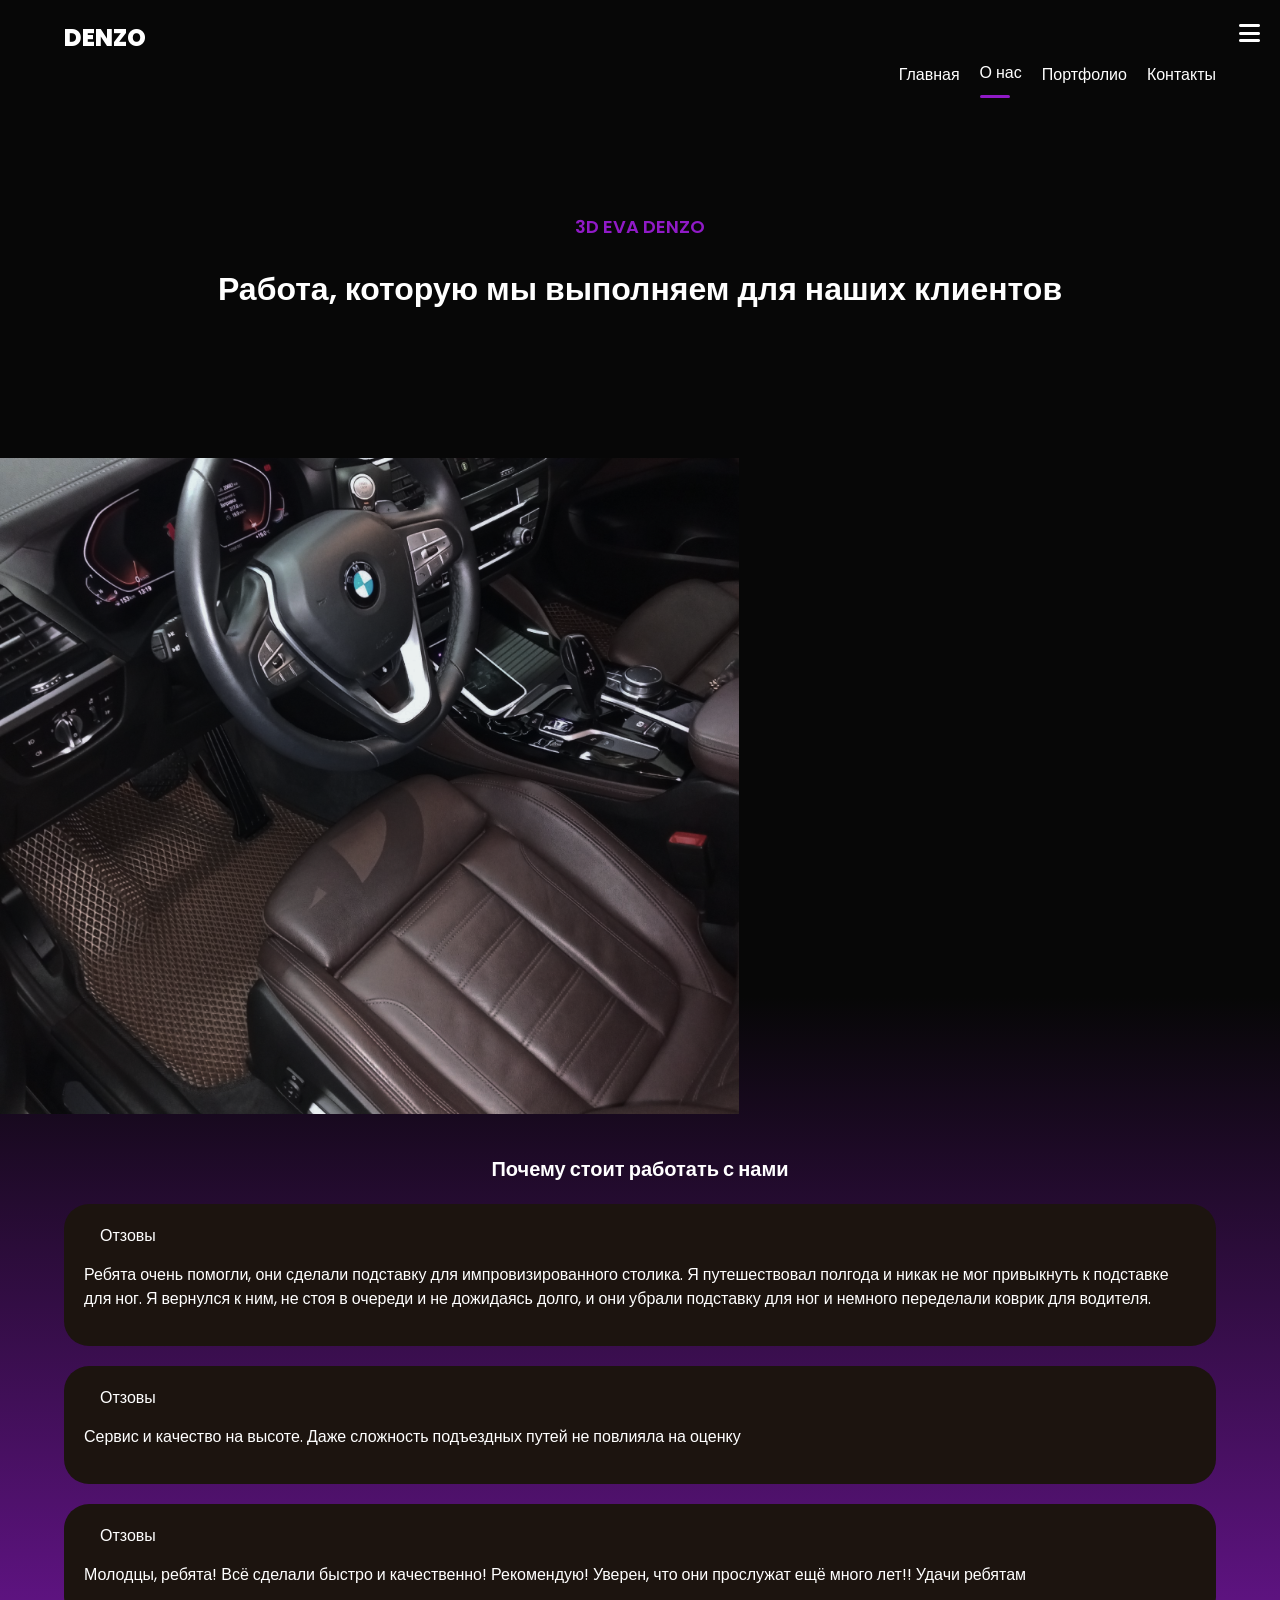
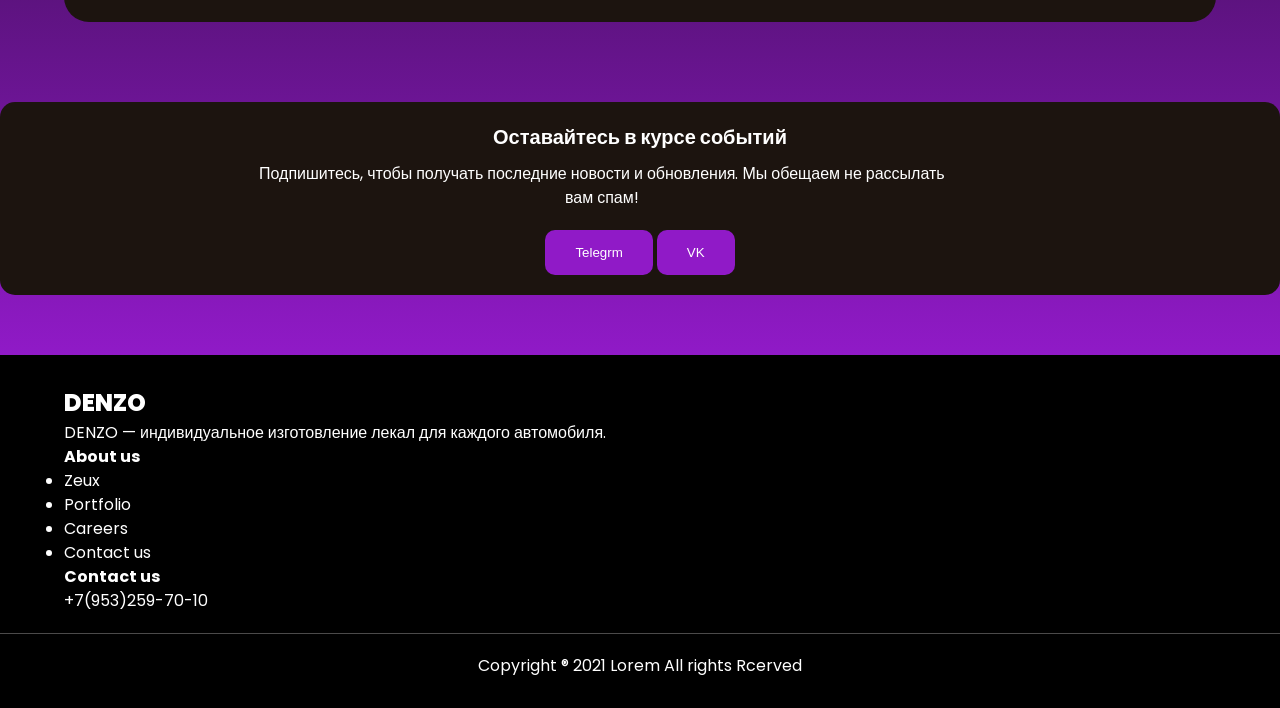
<file: about.html>
<!DOCTYPE html>
<html lang="en">

<head>
    <meta charset="UTF-8">
    <meta name="viewport" content="width=device-width, initial-scale=1.0">
    <title>DENZO</title>
    <link rel="stylesheet" href="main.css">
    <link rel="stylesheet" href="https://cdnjs.cloudflare.com/ajax/libs/font-awesome/6.0.0/css/all.min.css" integrity="sha512-9usAa10IRO0HhonpyAIVpjrylPvoDwiPUiKdWk5t3PyolY1cOd4DSE0Ga+ri4AuTroPR5aQvXU9xC6qOPnzFeg==" crossorigin="anonymous" referrerpolicy="no-referrer" />
</head>
<body>
    <div class="wapper">
        <header>
            <div class="container">
                <a href="#" class="Logo">DENZO</a>
                <nav>
                    <ul>
                       <li><a href="/index.html">Главная</a></li>
                       <li class="active"><a href="/about.html">О нас</a></li>
                       <li><a href="/portfolio.html">Портфолио</a></li>
                       <li><a href="/contact.html">Контакты</a></li>
                    </ul>
                </nav>

                <div class="menu-container">
                    <button class="menu-button">
                        <i class="fas fa-bars"></i> <!-- Иконка меню -->
                    </button>
                    <div class="menu-dropdown">
                        <a href="/index.html">
                            <i class="fas fa-home"></i> Главная
                        </a>
                        <a href="/about.html">
                            <i class="fas fa-info-circle"></i> О нас
                        </a>
                        <a href="/portfolio.html">
                            <i class="fas fa-camera"></i> Портфолио
                        </a>
                        <a href="/contact.html">
                            <i class="fas fa-envelope"></i> Контакты
                        </a>
                    </div>
                </div>

            </div>
        </header>
        <script src="script.js"></script>


        <div class="hero-about conteiner">
            <div class="info">
                <h1>3D EVA DENZO</h1>
                <p>Работа, которую мы выполняем для наших клиентов</p>
            </div>
            <img src="img/Rectangle 7.svg" alt="">
        </div>

        <div class="conteiner work">
            <div class="block">
                <h2>Почему стоит работать с нами</h2>
                <div class="blocks">
                    <div class="block">
                        <span class="badge purple">Отзовы</span>
                        <p>Ребята очень помогли, они сделали подставку для импровизированного столика. Я путешествовал полгода и никак не мог привыкнуть к подставке для ног. Я вернулся к ним, не стоя в очереди и не дожидаясь долго, и они убрали подставку для ног и немного переделали коврик для водителя.</p>
                    </div> 
                     <div class="block">
                        <span class="badge brown">Отзовы</span>
                        <p>Сервис и качество на высоте. Даже сложность подъездных путей не повлияла на оценку</p>
                    </div>  
                    <div class="block">
                        <span class="badge green">Отзовы</span>
                        <p>Молодцы, ребята! Всё сделали быстро и качественно! Рекомендую!
                        Уверен, что они прослужат ещё много лет!!
                        Удачи ребятам</p>
                    </div>
                </div>
            </div>
        </div>

        <div class="conteiner email">
            <div class="block">
                <div>
                    <h4>Оставайтесь в курсе событий</h4>
                    <p>Подпишитесь, чтобы получать последние новости и обновления.
                    Мы обещаем не рассылать вам спам!</p>
                </div>
                <div>
                    <Button class="btn"><a href="https://t.me/DENZO_3D_EVA">Telegrm</a></Button>
                     <Button class="btn"><a href="https://vk.com/3d_eva?from=groups">VK</a></Button>
                </div>
            </div>
        </div>
    </div>

  <footer>
        <div class="block container">
            <div>
                <span class="logo">DENZO</span>
                <p>DENZO — индивидуальное изготовление лекал для каждого автомобиля. </p>
            </div>
            <div>
                <h4>About us</h4>
                <ul>
                    <li>Zeux</li>
                    <li>Portfolio</li>
                    <li>Careers</li>    
                    <li>Contact us</li>
            </div>
            <div>
                <h4>Contact us</h4>
                <p>+7(953)259-70-10</p>
            </div>
        </div>
        <hr>
        <p>Copyright ® 2021 Lorem All rights Rcerved</p>
    </footer>
</body>
</html>
</file>
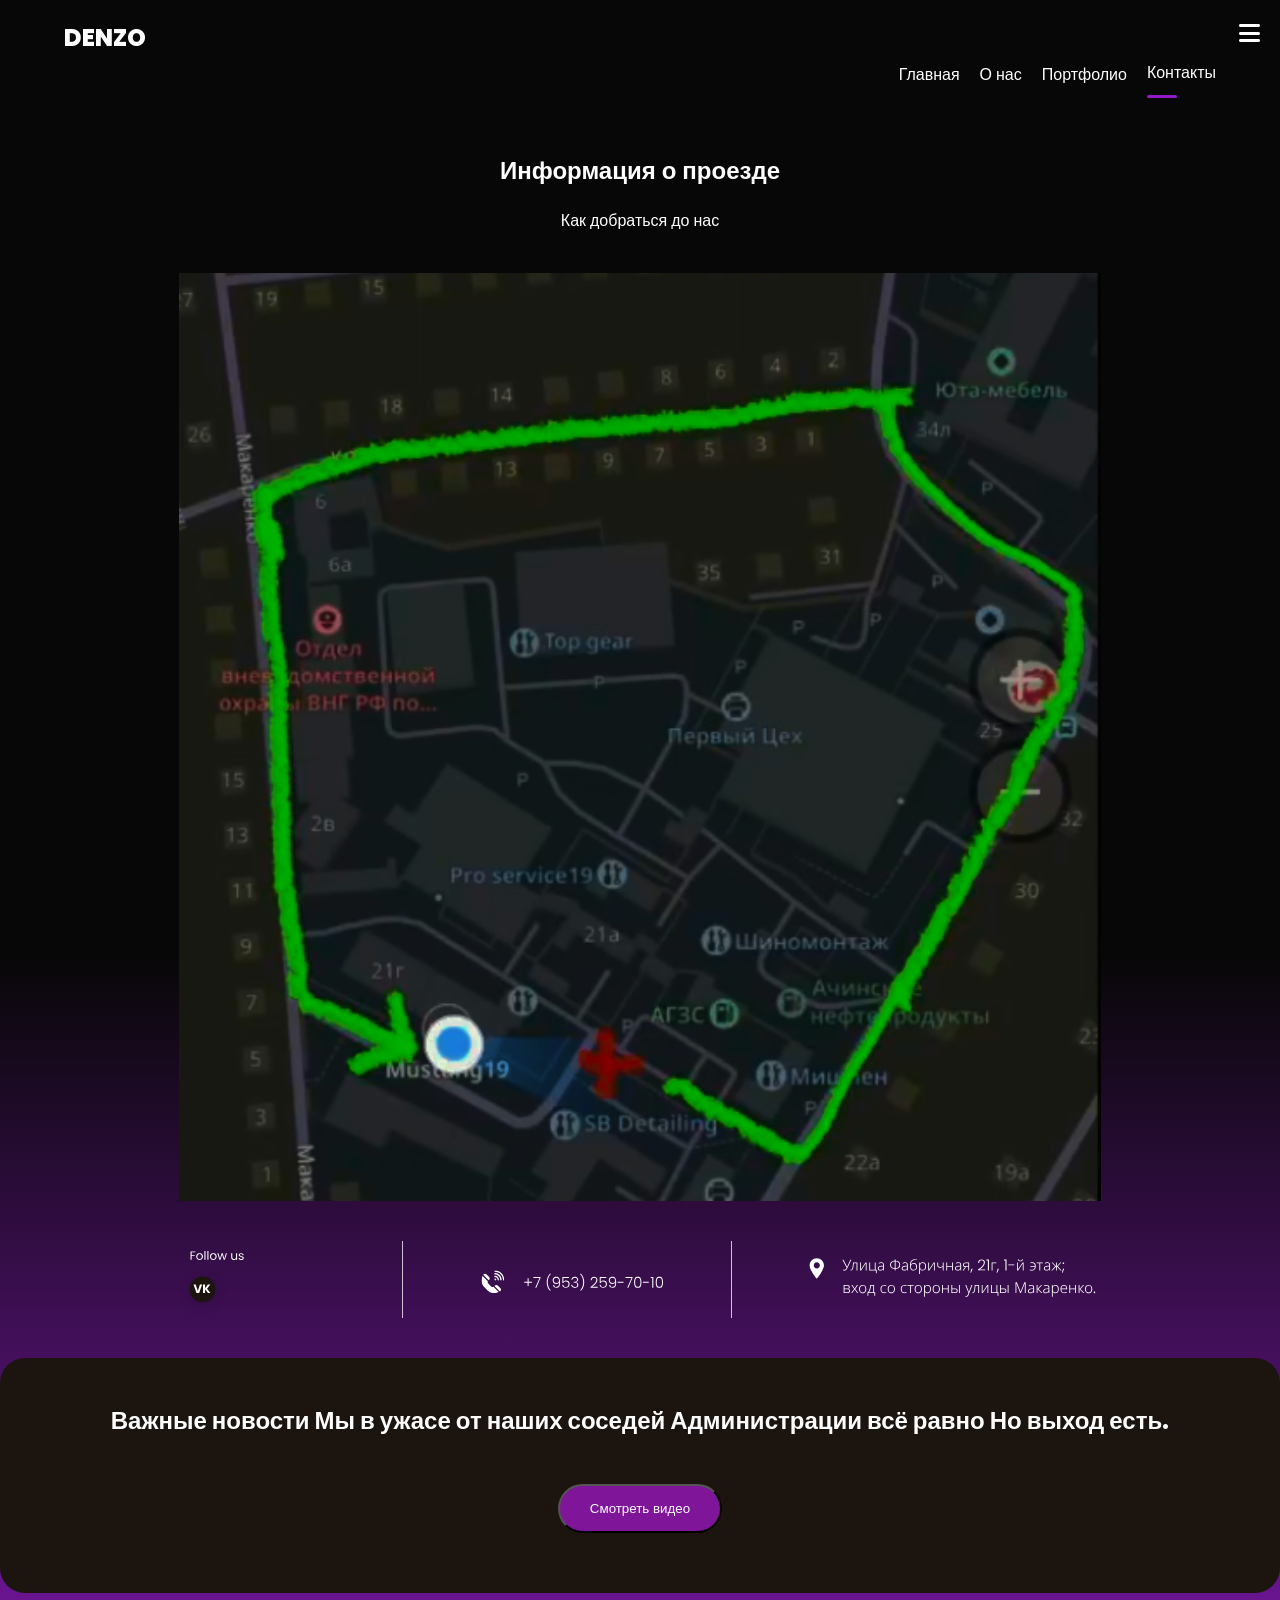
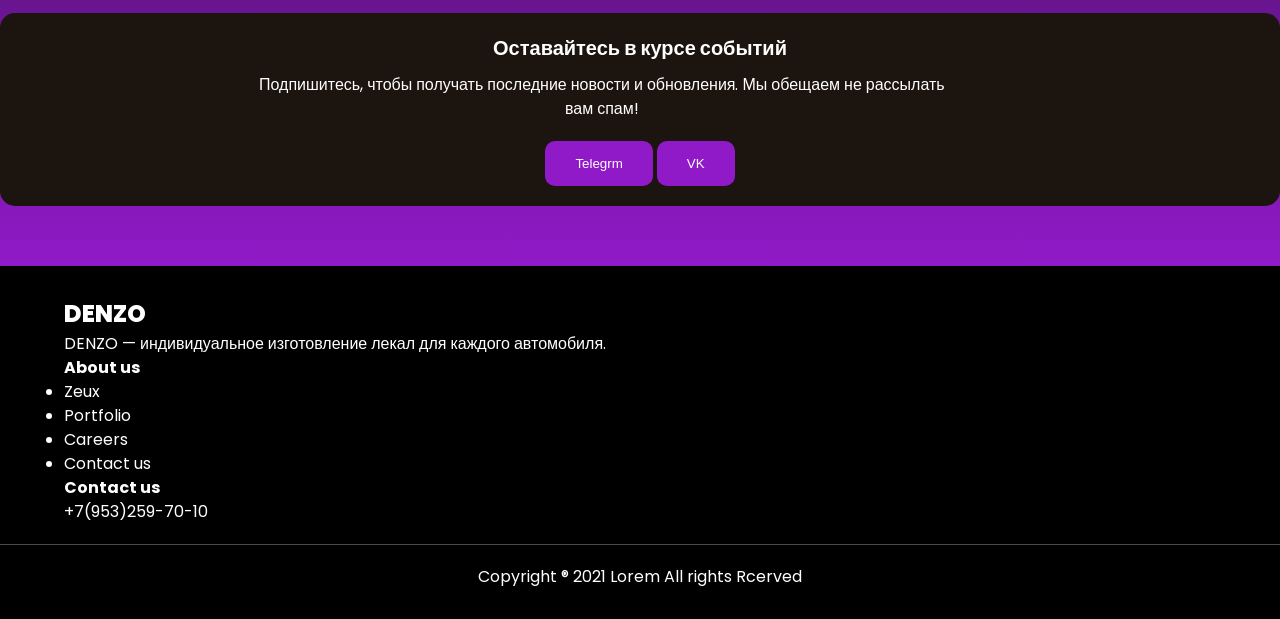
<file: contact.html>
<!DOCTYPE html>
<html lang="en">

<head>
     <meta charset="UTF-8">
    <meta name="viewport" content="width=device-width, initial-scale=1.0">
    <title>DENZO</title>
    <link rel="stylesheet" href="main.css">
    <link rel="stylesheet" href="https://cdnjs.cloudflare.com/ajax/libs/font-awesome/6.0.0/css/all.min.css" integrity="sha512-9usAa10IRO0HhonpyAIVpjrylPvoDwiPUiKdWk5t3PyolY1cOd4DSE0Ga+ri4AuTroPR5aQvXU9xC6qOPnzFeg==" crossorigin="anonymous" referrerpolicy="no-referrer" />
</head>
<body>
    <div class="wapper">
        <header>
            <div class="container">
                <a href="#" class="Logo">DENZO</a>
                <nav>
                    <ul>
                       <li><a href="/index.html">Главная</a></li>
                       <li><a href="/about.html">О нас</a></li>
                       <li><a href="/portfolio.html">Портфолио</a></li>
                       <li class="active"><a href="/contact.html">Контакты</a></li>
                    </ul>
                </nav>

                <div class="menu-container">
                    <button class="menu-button">
                        <i class="fas fa-bars"></i> <!-- Иконка меню -->
                    </button>
                    <div class="menu-dropdown">
                        <a href="/index.html">
                            <i class="fas fa-home"></i> Главная
                        </a>
                        <a href="/about.html">
                            <i class="fas fa-info-circle"></i> О нас
                        </a>
                        <a href="/portfolio.html">
                            <i class="fas fa-camera"></i> Портфолио
                        </a>
                        <a href="/contact.html">
                            <i class="fas fa-envelope"></i> Контакты
                        </a>
                    </div>
                </div>

            </div>
        </header>
        <script src="script.js"></script>


        <div class="contact container">
            <h1>Информация о проезде</h1>
            <p>Как добраться до нас</p>
            <img src="img/Rectangle 277.svg" alt="">
            <div class="img">
                <img src="img/Group 115.svg" alt="">
            </div>
        </div>

        <div class="conteiner videou">
            <h3>Важные новости
            Мы в ужасе от наших соседей
            Администрации всё равно
            Но выход есть.</h3>
            <Button class="btn"><a href="https://vk.com/wall-159672724_2592">Смотреть видео</a></Button>
        </div>

        <div class="conteiner email">
            <div class="block">
                <div>
                    <h4>Оставайтесь в курсе событий</h4>
                    <p>Подпишитесь, чтобы получать последние новости и обновления.
                    Мы обещаем не рассылать вам спам!</p>
                </div>
                <div>
                    <Button class="btn"><a href="https://t.me/DENZO_3D_EVA">Telegrm</a></Button>
                    <Button class="btn"><a href="https://vk.com/3d_eva?from=groups">VK</a></Button>
                </div>
            </div>
        </div>
    </div>

    <footer>
        <div class="block container">
            <div>
                <span class="logo">DENZO</span>
                <p>DENZO — индивидуальное изготовление лекал для каждого автомобиля. </p>
            </div>
            <div>
                <h4>About us</h4>
                <ul>
                    <li>Zeux</li>
                    <li>Portfolio</li>
                    <li>Careers</li>    
                    <li>Contact us</li>
            </div>
            <div>
                <h4>Contact us</h4>
                <p>+7(953)259-70-10</p>
            </div>
        </div>
        <hr>
        <p>Copyright ® 2021 Lorem All rights Rcerved</p>
    </footer>
</body>
</html>
</file>
<file: main.css>
/* Общие стили */
@import url('https://fonts.googleapis.com/css2?family=Poppins:wght@500;700;800&display=swap');

* {
    margin: 0;
    padding: 0;
    box-sizing: border-box; /* Важно для адаптивности */
}

body {
    font-family: "Poppins", sans-serif;
    font-weight: 400;
    color: #fff;
    font-size: 16px;
    line-height: 1.5;
}

a {
    text-decoration: none;
    color: inherit;
}

img {
    max-width: 100%;
    height: auto;
    display: block;
}

.wapper {
    background: linear-gradient(180deg, rgba(7, 7, 7, 1) 51%, rgba(144, 26, 199, 1) 100%);
    width: 100%;
    overflow-x: hidden;
}

.container {
    width: 90%; /* Адаптивный контейнер */
    margin: 0 auto;
    max-width: 1400px; /* Ограничение максимальной ширины */
}

header {
    padding: 20px 0;
    display: flex;
    align-items: center;
    justify-content: space-between;
    position: relative; /*  */
}

header .Logo {
    text-transform: uppercase;
    font-size: 24px;
    font-weight: 800;
}

/* === Меню === */

.menu-container {
    position: absolute;
    top: 20px;
    right: 20px; /* Или left: 20px; для левого угла */
    z-index: 10;
}

.menu-button {
    background: transparent;
    color: white;
    border: none;
    cursor: pointer;
    font-size: 24px;
    padding: 0;
}

.menu-dropdown {
    display: none;
    position: absolute;
    top: 100%;
    right: 0;
    background-color: #333;
    border-radius: 5px;
    box-shadow: 0px 4px 8px rgba(0, 0, 0, 0.2);
    min-width: 200px;
    text-align: left;
    z-index: 10;
}

.menu-dropdown a {
    color: white;
    padding: 10px 15px;
    display: block;
    text-decoration: none;
    transition: background-color 0.3s ease;
    border-bottom: 1px solid #555;
}

.menu-dropdown a:last-child {
    border-bottom: none;
}

.menu-dropdown a:hover {
    background-color: #555;
}

.menu-dropdown a i {
    margin-right: 8px;
    width: 1.2em;
    display: inline-block;
    text-align: center;
}

/* Класс для отображения/скрытия (JS) */
.show {
    display: block !important;
}

/* Адаптация для мобильных устройств (уже должна быть в вашем файле, проверьте и скорректируйте) */
@media (max-width: 768px) {
    .menu-container {
        top: 10px; /* Меньший отступ сверху на мобильных */
        right: 10px; /* Меньший отступ справа на мобильных */
        /* Для левого угла
        left: 10px; !* Меньший отступ слева на мобильных *!*/
    }

    .menu-button {
        font-size: 24px; /* Размер иконки на мобильных */
    }

    .menu-dropdown {
        right: 0; /* Растягиваем на всю ширину экрана */

    }

    .menu-dropdown a {
        padding: 12px;
        text-align: left; /* Выравнивание текста меню по левому краю */
    }
}

/* Шапка */
header {
    padding: 20px 0;
    display: flex;
    align-items: center;
    justify-content: space-between;
}

header .Logo,
footer .block .logo {
    text-transform: uppercase;
    font-size: 24px;
    font-weight: 800;
}

header nav {
    width: auto; /* Убираем фиксированную ширину */
}

header nav ul {
    list-style: none;
    display: flex;
    justify-content: flex-end; /* Выравниваем по правому краю */
    align-items: center;
    z-index: 2;
    position: relative;
}

header nav ul li {
    margin-left: 20px;
}

header nav Li a {
    color: #fff;
    display: block; /* Чтобы ссылки занимали всю область li */
    padding: 5px 0;
}

header nav ul Li.active::after {
    content: '';
    display: block;
    width: 30px;
    height: 3px;
    background: #901AC7;
    border-radius: 10px;
    position: relative;
    top: 5px;
    left: 0;
}

header nav Li:not(.active):not(.btn) a:hover {
    border-bottom: 3px solid #901AC7;
}

header nav ul Li.btn a,
.email .block button {
    background: #901AC7;
    padding: 8px 16px;
    border-radius: 5px;
    transition: all 0.3s ease;
    color: #fff;
    display: inline-block;
}

header nav ul Li.btn a:hover,
.email .block button:hover {
    background: #5A0E7D;
}


/* Hero Section */
.hero {
    padding-bottom: 50px;
    position: relative;
    z-index: 1;
    display: flex;
    flex-direction: column;
    align-items: center;
    text-align: center;
}

.hero--info {
    width: 100%;
    padding-top: 50px;
}

.hero--info h2 {
    color: #901AC7;
    font-size: 18px;
    font-weight: 600;
}

.hero--info h1 {
    font-size: 32px;
    font-weight: 600;
    margin-bottom: 20px;
}

.hero-about .info .btn {
    background: linear-gradient(90deg, rgba(250, 131, 5, 1) 0%, rgba(251, 158, 60, 1) 100%);
    color: #fff;
    border-radius: 50px;
    padding: 12px 24px;
    border: 0;
    transition: all 0.3s ease;
    font-size: 16px;
}

.hero-about .info .btn:hover {
    cursor: pointer;
    transform: scale(1.05);
}

.hero img {
    position: relative;
    top: auto;
    right: auto;
    margin-top: 30px;
}

/* Trending Section */
.trending {
    padding-top: 30px;
}

.trending h3 {
    font-weight: 600;
    font-size: 24px;
    text-align: center;
}

.trending .see-all:hover,
.projects .see-all:hover {
    transform: scale(1.05)
}

.trending .games {
    display: flex;
    flex-wrap: wrap;
    justify-content: center;
    padding: 30px 0;
}

.trending .games > * {
    width: 45%;
    margin: 10px;
}

.trending .games span {
    display: block;
    text-align: center;
    margin-top: 10px;
}

.trending .games span img {
    position: relative;
    top: 3px;
    margin-right: 5px;
}

/* Big Text Section */
.big-text {
    padding: 30px 0;
    font-size: 24px;
    font-weight: 600;
    text-align: center;
    width: 90%;
    margin: 0 auto;
}

/* Banner Section */
.banner {
    padding: 40px 0;
    text-align: center;
}

.banner h3 {
    font-size: 24px;
    font-weight: 600;
    margin-bottom: 20px;
}

.banner p {
    line-height: 1.6;
    margin-bottom: 20px;
    width: 90%;
    margin: 0 auto 20px;
}


/* Projects Section */
.projects {
    padding: 50px 0;
}

.projects h3 {
    font-size: 24px;
    text-align: center;
}

.projects p {
    margin: 15px 0;
    text-align: center;
}

.projects image {
    display: flex;
    flex-wrap: wrap;
    justify-content: space-around;
    margin-bottom: 30px;

}

/* Email Section */
.email {
    padding-bottom: 60px;
}

.email h3 {
    margin-top: 30px;
    font-size: 24px;
    text-align: center;
}

.email .block {
    background: #1C140F;
    margin-top: 20px;
    border-radius: 15px;
    padding: 20px 3%;
    display: flex;
    flex-direction: column;
    align-items: center;
}

.email .block h4 {
    font-size: 20px;
    text-align: center;
    margin-bottom: 10px;
}

.email .block p {
    width: 90%;
    text-align: center;
    margin-bottom: 20px;
}

.email .block input {
    background: #fff;
    outline: none;
    border: 0;
    border-radius: 10px;
    width: 90%;
    font-family: "Poppins", sans-serif;
    font-weight: 400;
    padding: 15px;
    margin-bottom: 10px;
}

.email .block input::placeholder {
    color: #898989;
}

.email .block button {
    cursor: pointer;
    border: 0;
    padding: 15px 30px;
    border-radius: 10px;
    color: #fff;
}

/* About Page */
.hero-about .info {
    position: relative;
    text-align: center;
}

.hero-about .info {
    width: 90%;
    margin: 0 auto;
    padding: 100px 0;
}

.hero-about .info h1 {
    margin-bottom: 10px;
    font-size: 18px;
    font-weight: 600;
    color: #901AC7;
}

.hero-about .info p {
    font-size: 32px;
    font-weight: 600;
    padding: 15px;
}

.hero-about .info .btn {
    margin-top: 20px;
}

.hero-about img {
    position: relative;
    right: auto;
    top: auto;
    margin-top: 30px;
}

/* Work Section */
.work {
    padding: 40px 0;
}

.work h2 {
    font-size: 20px;
    margin-bottom: 20px;
    text-align: center;
}

.work .blocks {
    display: flex;
    flex-direction: column;
}

.work .blocks .block {
    width: 90%;
    margin: 0 auto 20px;
    border-radius: 25px;
    padding: 20px;
    background: #1C140F;
}

.work .blocks .block p {
    font-size: 16px;
    margin: 15px 0;
}

.work .blocks .block .badge {
    border-radius: 7px;
    padding: 8px 16px;
}

/* Portfolio Page */
.hero-portfolio h1 {
    font-size: 24px;
    font-weight: 600;
    text-align: center;
    margin-bottom: 20px;
    margin-top: 40px;
}

.hero-portfolio p {
    text-align: center;
}

.hero-portfolio img {
    margin: 40px auto;
    width: 80%;
}

.void .blocks {
    display: flex;
    flex-direction: column;
}

.void .blocks .block {
    width: 90%;
    margin: 0 auto 20px;
    border-radius: 25px;
    padding: 20px;
    background: #33033f;
}

.void .blocks .block h1 {
    font-size: 24px;
    text-align: center;
}

.void .blocks .block p {
    font-size: 16px;
    margin: 15px 0;
}

.void img {
    margin: 20px auto;
    width: 80%;
    border-radius: 25px;
}

/* blockse */
.void .blockse {
    display: flex;
    flex-direction: column;
    margin-top: 20px;
}

.void .blockse .block {
    width: 90%;
    margin: 0 auto 20px;
    border-radius: 25px;
    padding: 15px;
    background: #5a0e6d;
}

.void .blockse .block h1 {
    font-size: 24px;
    text-align: center;
}

.void .blockse .block p {
    font-size: 16px;
    margin: 15px 0;
}

/* blocksa */
.void .blocksa {
    display: flex;
    flex-direction: column;
    margin-top: 20px;
}

.void .blocksa .block {
    width: 90%;
    margin: 0 auto 20px;
    border-radius: 25px;
    padding: 15px;
    background: #7f1599;
}

.void .blocksa .block h1 {
    font-size: 24px;
    text-align: center;
}

.void .blocksa .block p {
    font-size: 16px;
    margin: 15px 0;
}

/* Video Section */
.video .text h3 {
    font-size: 28px;
    text-align: center;
    width: 90%;
    margin: 0 auto;
}

.video button {
    border-radius: 25px;
    background: #8f1bac;
    padding: 15px 30px;
    margin: 40px auto;
    display: block;
    width: 500;
    color: #fff;
}

/* Contact Page */
.contact h1 {
    font-size: 24px;
    font-weight: 600;
    text-align: center;
    margin-bottom: 20px;
    margin-top: 40px;
}

.contact p {
    text-align: center;
}

.contact img {
    margin: 40px auto;
    width: 80%;
}

.contact .img img {
    margin: 40px auto;
    width: 80%;
}

.videou {
    background: #1C140F;
    padding: 30px 0;
    border-radius: 25px;
    text-align: center;
}

.videou h3 {
    font-size: 24px;
    padding: 15px;
}

.videou button {
    margin: 30px auto;
    background: #7f1599;
    border-radius: 25px;
    padding: 15px 30px;
    color: #fff;
}

/* Footer */
footer {
    background: #000;
    padding: 30px 0;
}

footer .block {
    display: flex;
    flex-direction: column;
}

footer .blocks p {
    width: 90%;
    margin: 10px 0;
}

footer .blocks h4 {
    font-weight: 500;
    font-size: 16px;
}

footer .blocks ul {
    list-style: none;
    padding: 0;
}

footer .blocks ul li {
    margin-top: 5px;
    opacity: 0.8;
}

footer hr {
    margin: 20px 0;
    border: 0;
    height: 0.6px;
    background: #4b4a4a;
}

footer > p {
    text-align: center;
}

/*Медиа-запросы для адаптации под разные экраны*/

/*Для экранов меньше 768px (большинство телефонов)*/
@media (max-width: 768px) {
    .container {
        width: 100%;
        padding: 0 15px;
    }

    header {
        padding: 10px 0;
    }

    header .Logo {
        font-size: 24px;
    }

    header nav {
        display: none; /* Скрываем навигацию по умолчанию */
        position: absolute;
        top: 60px;
        left: 0;
        width: 100%;
        background-color: rgba(7, 7, 7, 0.9);
        padding: 20px;
        text-align: center;
    }

    header nav ul {
        flex-direction: column;
    }

    header nav ul li {
        margin: 10px 0;
    }

    header nav ul Li.active::after {
        display: none; /* Убираем индикатор активной ссылки */
    }

    /* Добавляем кнопку для открытия меню */
    .menu-toggle {
        display: block;
        cursor: pointer;
        font-size: 24px;
        color: #fff;
    }

    .hero--info h1 {
        font-size: 36px;
    }

    .big-text {
        font-size: 28px;
    }

    .email .block {
        flex-direction: column;
        text-align: center;
    }

    .email .block h4,
    .email .block p {
        width: 100%;
    }

    .email .block input {
        width: 100%;
        margin-bottom: 10px;
        text-align: center;
    }

    .email .block button {
        width: auto;
    }

    .work .blocks {
        flex-direction: column;
    }

    .work .blocks .block {
        width: 100%;
        margin-bottom: 20px;
    }

    footer .block {
        flex-direction: column;
        text-align: center;
    }

    footer .blocks p {
        width: 100%;
    }
}

/* Для экранов от 768px до 992px (планшеты) */
@media (min-width: 768px) and (max-width: 992px) {
    .container {
        width: 95%;
    }

    .hero--info h1 {
        font-size: 42px;
    }

    .big-text {
        font-size: 32px;
    }

    .email .block {
        flex-direction: row;
        align-items: center;
        text-align: left;
    }

    .email .block h4,
    .email .block p {
        width: 50%;
    }

    .email .block input {
        width: 50%;
        margin-bottom: 0;
    }
}
</file>
